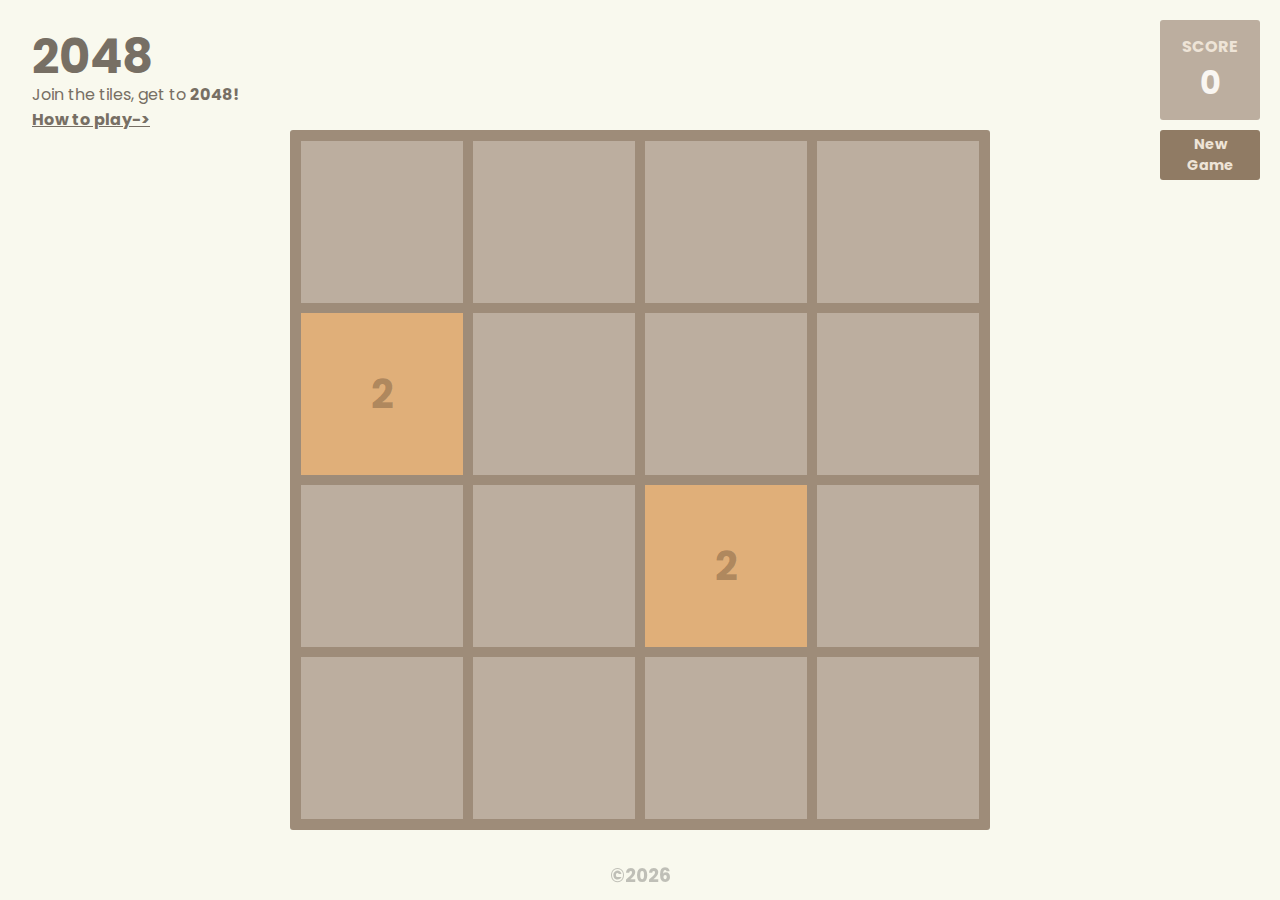
<file: index.html>
<!DOCTYPE html>
<html lang="en">
<head>
    <meta charset="UTF-8">
    <meta http-equiv="X-UA-Compatible" content="IE=edge">
    <meta name="viewport" content="width=device-width, initial-scale=1.0">
    <link rel="stylesheet" href="style.css">
    <title>2048</title>
</head>
<body id="body">
<header>
<div class="top">
    <h1>2048</h1>
    <div class="score">
        <h2>SCORE</h2>
        <span id="score">0</span>
    </div>
</div>
<div class="bottom">
    <p>Join the tiles, get to <b>2048!</b>
    <br>
    <a href="./about.html"><b>How to play-></b></a></p>
    <button type="reset" id="reset"><b>New Game</b></button>
</div>
</header>
<div class="main" id="main">
    <div id="board"></div>
</div>
<footer><h3>©<span id="date"></span></h3></footer>
<script src="./script.js"></script>
</body>
</html>
</file>
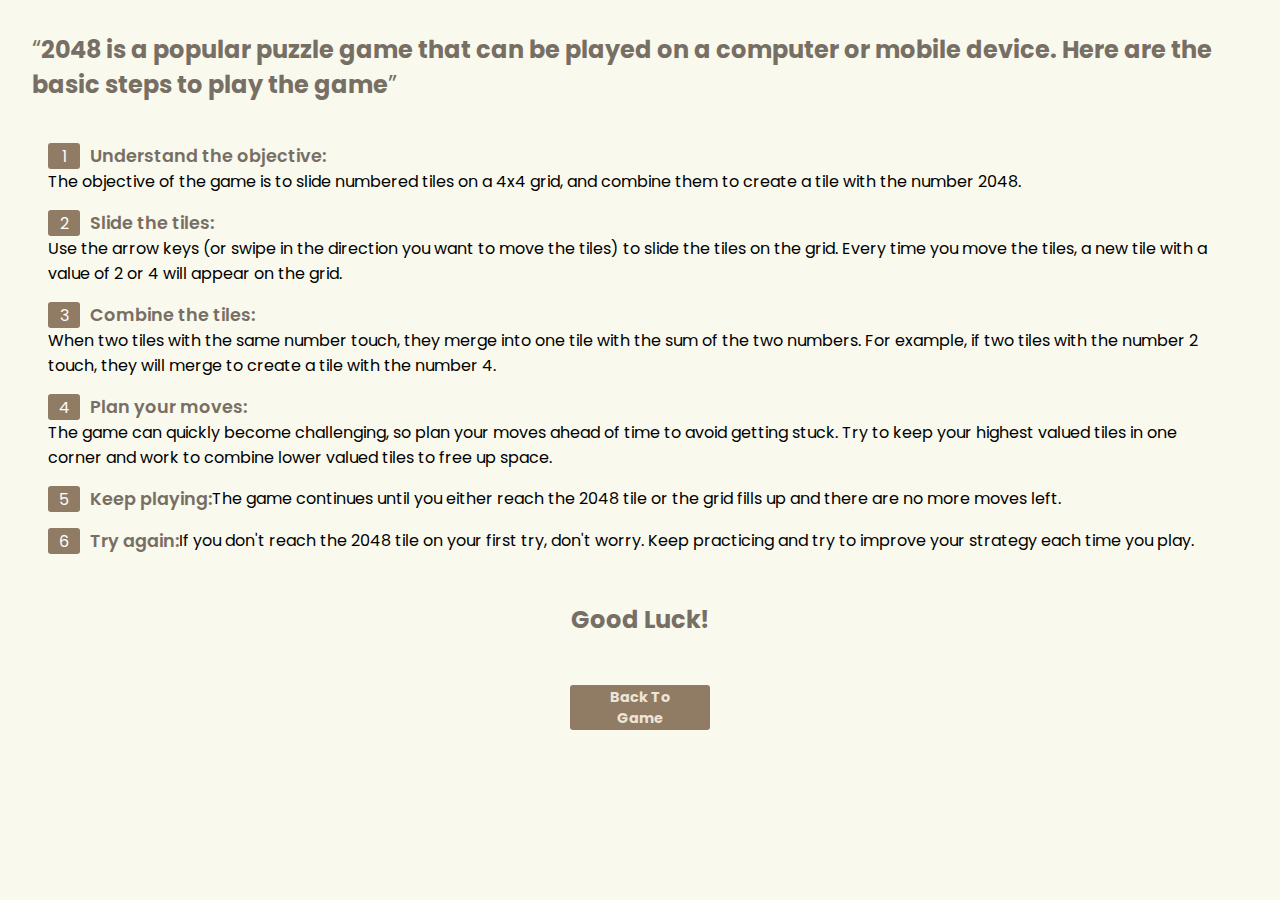
<file: about.html>
<!DOCTYPE html>
<html lang="en">
<head>
    <meta charset="UTF-8">
    <meta http-equiv="X-UA-Compatible" content="IE=edge">
    <meta name="viewport" content="width=device-width, initial-scale=1.0">
    <link rel="stylesheet" href="https://cdnjs.cloudflare.com/ajax/libs/font-awesome/4.7.0/css/font-awesome.min.css">
    <link rel="stylesheet" href="./style.css">
    <title>About</title>
</head>
<body class="about-body">
    <main>
        <p class="description"><b>2048 is a popular puzzle game that can be played on a computer or mobile device. Here are the basic steps to play the game</b></p>
        <br>
<ol class="custom-counter">
    <li> <label>Understand the objective:</label> The objective of the game is to slide numbered tiles on a 4x4 grid, and combine them to create a tile with the number 2048.</li>
    <li> <label>Slide the tiles:</label> Use the arrow keys (or swipe in the direction you want to move the tiles) to slide the tiles on the grid. Every time you move the tiles, a new tile with a value of 2 or 4 will appear on the grid.</li>
    <li> <label>Combine the tiles:</label> When two tiles with the same number touch, they merge into one tile with the sum of the two numbers. For example, if two tiles with the number 2 touch, they will merge to create a tile with the number 4.</li>
    <li> <label>Plan your moves:</label> The game can quickly become challenging, so plan your moves ahead of time to avoid getting stuck. Try to keep your highest valued tiles in one corner and work to combine lower valued tiles to free up space.</li>
    <li> <label>Keep playing:</label> The game continues until you either reach the 2048 tile or the grid fills up and there are no more moves left.</li>
    <li> <label>Try again:</label> If you don't reach the 2048 tile on your first try, don't worry. Keep practicing and try to improve your strategy each time you play.</li>
</ol>
<center>
<p>Good Luck!</p>
<a href="./index.html" class="back"><b>Back To Game</b></a>
</center>
</main>
</body>
</html>
</file>
<file: style.css>
@import url('https://fonts.googleapis.com/css2?family=Poppins:wght@100;200;300;400;500;600;700;800;900&display=swap');

  *{
    margin: 0px;
    padding: 0px;
    box-sizing: border-box;
  }
:root{
    --background-color:#f9f9ee;
    --text-0-color:#0000003b;
    --text-1-color:#f9f6f2;
    --text-2-color:#eee4d7;
    --text-3-color:#776f64;
    --board-color:#bcae9f;
    --board-border-color:#9e8c79;
    --box-empty-color:#cdc1b4;
    --button-color:#907b64;
    --border-radius:3px;
    --padding:.5rem;
    --board-size:300px;
    --board-margintop:4rem;
    --tile-border:5px;
    --tile-size:calc(var(--board-size)/4 - 3px);

}
  body{
    height: 100vh;
    width: 100vw;
    font-family: 'Poppins', sans-serif;
    background-color: var(--background-color);
    padding: 2rem 1.5rem 2rem 1.5rem;
    overflow: hidden;
  }
.top,
.bottom{
    width: 100%;
    display: flex;
    justify-content: space-between;
    align-items: center;
}
.top h1{
    color: var(--text-3-color);
    font-size: 5rem;
}
.top .score{
    display: flex;
    justify-content: center;
    align-items: center;
    flex-direction: column;
    background-color: var(--board-color);
    padding: var(--padding);
    border-radius: var(--border-radius);
    width: 100px;
}
.score h2{
    color: var(--text-2-color);
    font-size: 1rem;
}
#score{
    color: var(--text-1-color);
    font-weight: 700;
    font-size: 1.3rem;
}
.bottom p,
.bottom p a{
    color:var(--text-3-color)
}
.bottom button,
.back{
    height: 45px;
    width: 120px;
    padding: var(--padding) 1rem var(--padding) 1rem;
    border: none;
    border-radius: var(--border-radius);
    background-color: var(--button-color);
    color: var(--text-2-color);
    font-size: 1rem;
    cursor: pointer;
    text-decoration: none;
    display: flex;
    justify-content: center;
    align-items: center;
    font-size: .9rem;
    font-family: 'Poppins', sans-serif;
}
.bottom button:hover,
.bottom button:focus{
    filter: brightness(120%);
}
.main{
    display: flex;
    justify-content: center;
    align-items: center;
    margin-top:var(--board-margintop);
    width: 100%;
}
#board{
    border-radius: var(--border-radius);
    border: 6px solid var(--board-border-color);
    background-color: var(--board-color);
    width: min(var(--board-size));
    height: var(--board-size);
    display: flex;
    flex-wrap: wrap;
    justify-content: space-around;
}
footer{
    width: auto;
    height: 100px;
    position: fixed;
    bottom: 0;
    left: 0;
    right: 0;
    display: flex;
    align-items: center;
    justify-content: center;
    color: var(--text-0-color);
}

/* about */
.about-body{
    overflow: scroll;
}
.description{
    color: var(--text-3-color);
    font-size: 1.5rem;
}
.description::before{
    content: open-quote;
    font-size: 1.5rem;
}
.description::after{
    content: close-quote;
    font-size: 1.5rem;
}
center p{
    margin: 3rem;
    font-weight: 700;
    font-size: 1.5rem;
    color: var(--text-3-color);
}
.custom-counter {
    list-style: none;
    counter-reset: item;
  }
label{
    font-weight: 600;
    font-size: 1.1rem;
    color: var(--text-3-color);
}
.custom-counter li{
    display: flex;
    flex-wrap: wrap;
    margin: 1rem;
}
.custom-counter li::before {
    counter-increment: item;
    content: counter(item);
    margin-right: 10px;
    background:var(--button-color);
    border-radius: var(--border-radius);
    color: white;
    text-align: center;
    min-width: 2rem;
    max-height: 2rem;
    display: flex;
    align-items: center;
    justify-content: center;
  }
  .back{
    width: 140px;
}
center{
    height: 200px;
}
/* tile colors */
.tile{
    width: var(--tile-size);
    height: var(--tile-size);
    border: var(--tile-border) solid var(--board-border-color);
    font-weight: bold;
    display: flex;
    justify-content: center;
    align-items: center;
    color: var(--text-0-color);
}
.x2{background-color: #e0af79;font-size: 40px;}
.x4{background-color: #e0ca79;font-size: 40px;}
.x8{background-color: #dae079;font-size: 40px;}
.x16{background-color: #a8e079;font-size: 40px;}
.x32{background-color: #80e079;font-size: 40px;}
.x64{background-color: #79e09f;font-size: 40px;}
.x128{background-color: #79e0c8;font-size: 35px;}
.x256{background-color: #79a9e0;font-size: 35px;}
.x512{background-color: #797de0;font-size: 35px;}
.x1024{background-color: #e079d8;font-size: 25px;}
.x2048{background-color: #e05151;font-size: 25px;}

@media  screen and (min-width:600px) {

    :root{
        --board-size:380px;
    }
    body{
        padding: 3rem;
    }
    
}
@media  screen and (min-width:900px) {

    :root{
        --board-size:400px;
    }
    body{
        padding: 2rem;
    }
    .top h1{
        font-size: 3rem;
    }
    .score{
        height: 100px;
    }
    #score{
        font-size: 2rem;
    }
}
@media  screen and (min-width:900px) {
    :root{
        --board-size:700px;
    }
    .top,
    .bottom{
        height: 50px;
    }
    .score{
        position: absolute;
        top:20px;
        right: 20px;
    }
    .bottom button{
        position: absolute;
        top:130px;
        right:20px;
        height: 50px;
        width: 100px;
    }
    
    #board{
        position: absolute;
        top:130px
    }
    footer{
        bottom: -25px;
    }
}
</file>
